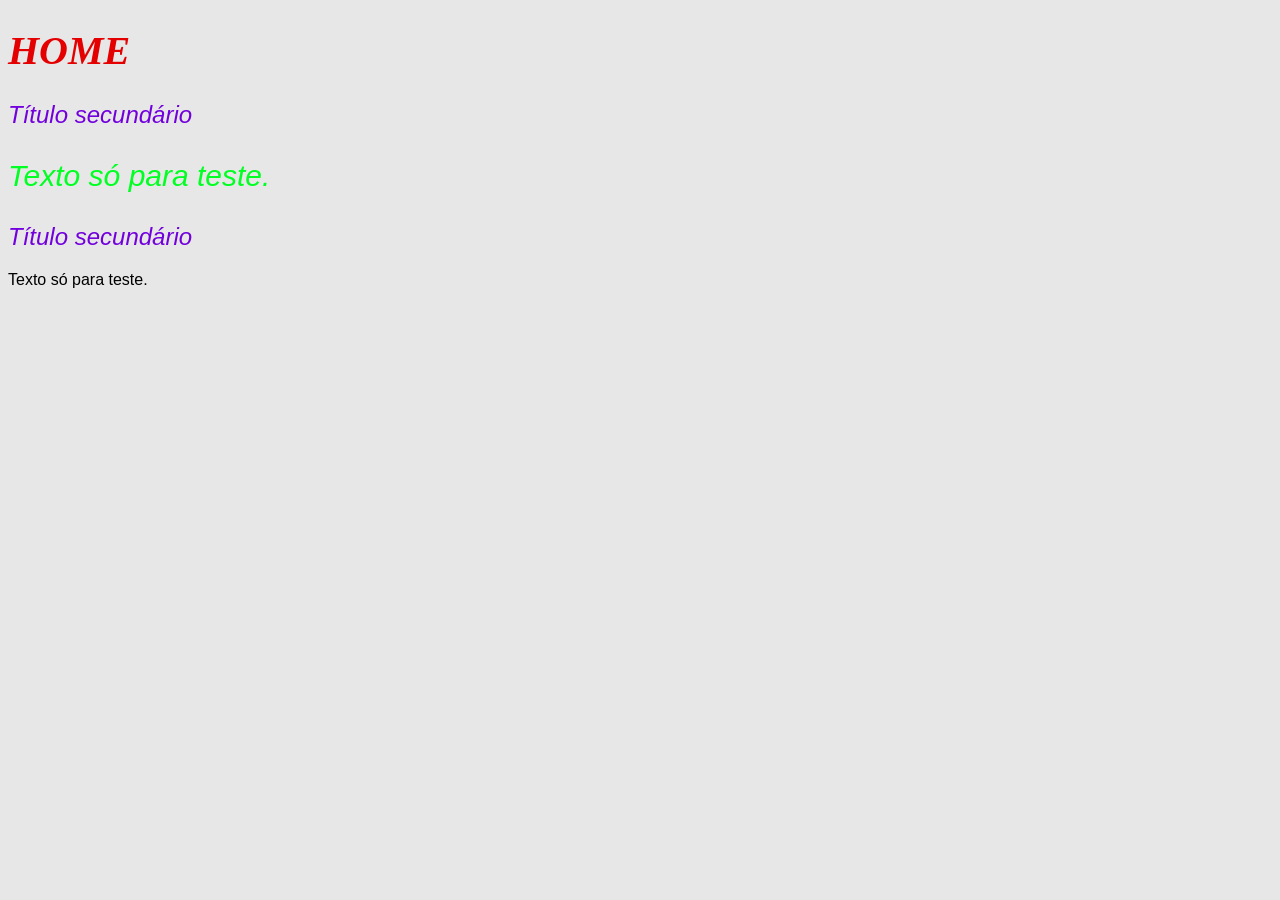
<file: html-basico/index.html>
<!DOCTYPE html>
<html lang="pt-br">
<head>
    <meta charset="UTF-8">
    <meta name="viewport" content="width=device-width, initial-scale=1.0">
    <link rel="stylesheet" href="css/style.css">
    <title>Nossa loja</title>
</head>
<body>

<h1 class="titulo-principal">HOME</h1>

<h2 class="primeiro-titulo-secundario font-titulos">Título secundário</h2>
<section>
    <p class="font-titulos segundo-titulo-secundario titulo-secundario">Texto só para teste.</p>
</section>

<h2 class="primeiro-titulo-secundario font-titulos">Título secundário</h2>
<section>
    <p class="font-titulos">Texto só para teste.</p>
</section>

</body>
</html>
</file>
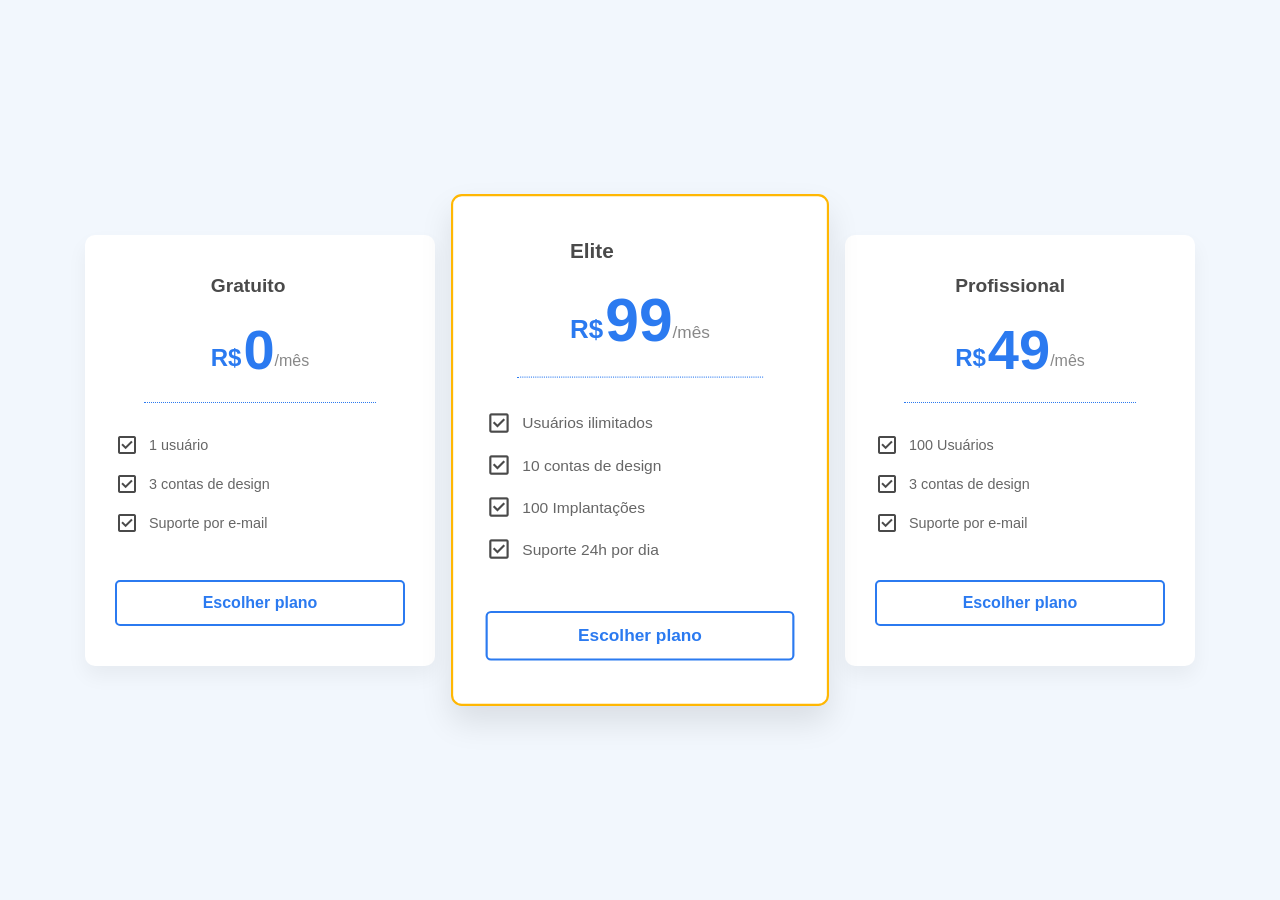
<file: layout forms/index.html>
<!DOCTYPE html>
<html lang="pt-BR">
<head>
    <meta charset="UTF-8">
    <meta name="viewport" content="width=device-width, initial-scale=1.0">
    <link rel="stylesheet" href="style.css">
    <link rel="stylesheet" href="https://fonts.googleapis.com/css2?family=Material+Symbols+Outlined:opsz,wght,FILL,GRAD@20..48,100..700,0..1,-50..200&icon_names=check_box" />
    <title>Escolha seu Plano</title>
</head>
<body>
    
    <main class="container-ofertas">
        <article class="card">
            <header>
                <h2 class="plano-titulo">Gratuito</h2>
                <p class="plano-preco">
                    <span class="moeda">R$</span>0<span class="mes">/mês</span>
                </p>
            </header>
            <hr class="linha-divisoria">
            <ul class="plano-features">
                <li><span class="material-symbols-outlined icon-check" aria-hidden="true">check_box</span> 1 usuário</li>
                <li><span class="material-symbols-outlined icon-check" aria-hidden="true">check_box</span> 3 contas de design</li>
                <li><span class="material-symbols-outlined icon-check" aria-hidden="true">check_box</span> Suporte por e-mail</li>
            </ul>
            <footer>
                <a href="#" class="btn-escolher">Escolher plano</a>
            </footer>
        </article>

        <article class="card card-elite">
            <header>
                <h2 class="plano-titulo">Elite</h2>
                <p class="plano-preco">
                    <span class="moeda">R$</span>99<span class="mes">/mês</span>
                </p>
            </header>
            <hr class="linha-divisoria">
            <ul class="plano-features">
                <li><span class="material-symbols-outlined icon-check" aria-hidden="true">check_box</span> Usuários ilimitados</li>
                <li><span class="material-symbols-outlined icon-check" aria-hidden="true">check_box</span> 10 contas de design</li>
                <li><span class="material-symbols-outlined icon-check" aria-hidden="true">check_box</span> 100 Implantações</li>
                <li><span class="material-symbols-outlined icon-check" aria-hidden="true">check_box</span> Suporte 24h por dia</li>
            </ul>
            <footer>
                <a href="#" class="btn-escolher">Escolher plano</a>
            </footer>
        </article>

        <article class="card">
            <header>
                <h2 class="plano-titulo">Profissional</h2>
                <p class="plano-preco">
                    <span class="moeda">R$</span>49<span class="mes">/mês</span>
                </p>
            </header>
            <hr class="linha-divisoria">
            <ul class="plano-features">
                <li><span class="material-symbols-outlined icon-check" aria-hidden="true">check_box</span> 100 Usuários</li>
                <li><span class="material-symbols-outlined icon-check" aria-hidden="true">check_box</span> 3 contas de design</li>
                <li><span class="material-symbols-outlined icon-check" aria-hidden="true">check_box</span> Suporte por e-mail</li>
            </ul>
            <footer>
                <a href="#" class="btn-escolher">Escolher plano</a>
            </footer>
        </article>
    </main>

</body>
</html>
</file>
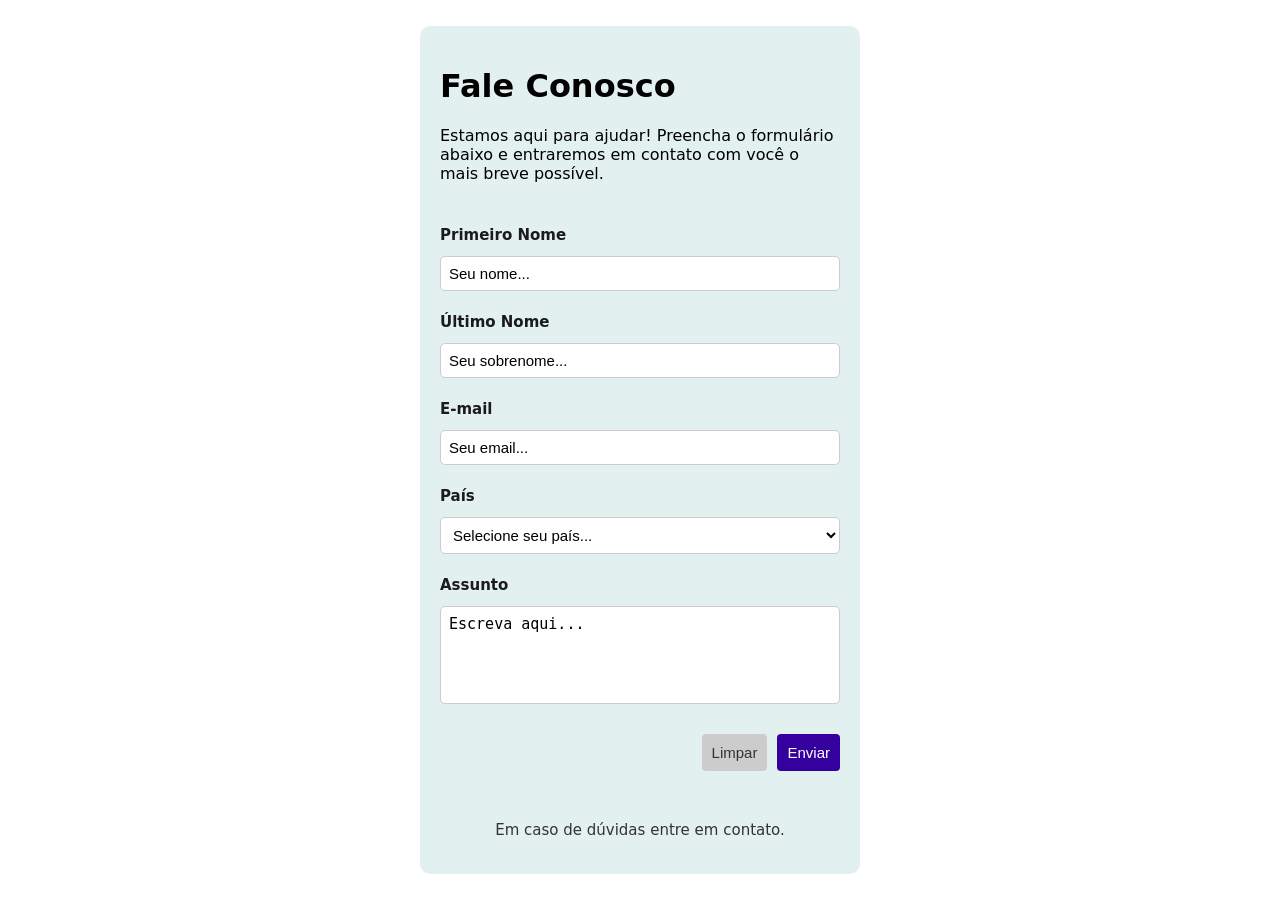
<file: forms/form-fale-conosco-flex.html>
<!DOCTYPE html>
<html lang="pt-BR">
<head>
  <meta charset="UTF-8">
  <meta name="viewport" content="width=device-width, initial-scale=1.0">
  <title>Fale Conosco</title>
  <link rel="stylesheet" href="fale-conosco.css">
</head>

<body>
  <main class="container">
    <header>
      <h1>Fale Conosco</h1>
      <p>
        Estamos aqui para ajudar! Preencha o formulário abaixo e entraremos em
        contato com você o mais breve possível.
      </p>
    </header>

    <form action="./send-message.html" method="get">
      <div class="form-group">
        <label for="name">Primeiro Nome</label>
        <input type="text" id="name" placeholder="Seu nome..." required>
      </div>

      <div class="form-group">
        <label for="last_name">Último Nome</label>
        <input type="text" id="last_name" placeholder="Seu sobrenome..." required>
      </div>

      <div class="form-group">
        <label for="email">E-mail</label>
        <input type="email" id="email" placeholder="Seu email..." required>
      </div>

      <div class="form-group">
        <label for="pais">País</label>
        <select id="pais" required>
          <option disabled selected>Selecione seu país...</option>
          <option>Brasil</option>
          <option>Portugal</option>
          <option>Angola</option>
          <option>Moçambique</option>
        </select>
      </div>

      <div class="form-group">
        <label for="message">Assunto</label>
        <textarea id="message" placeholder="Escreva aqui..." required></textarea>
      </div>

      <div class="btn-container">
        <input type="reset" value="Limpar">
        <input type="submit" value="Enviar">
      </div>
    </form>

    <footer class="footer-contact">
      <p>Em caso de dúvidas entre em contato.   </p>
    </footer>
  </main>
</body>
</html>
</file>
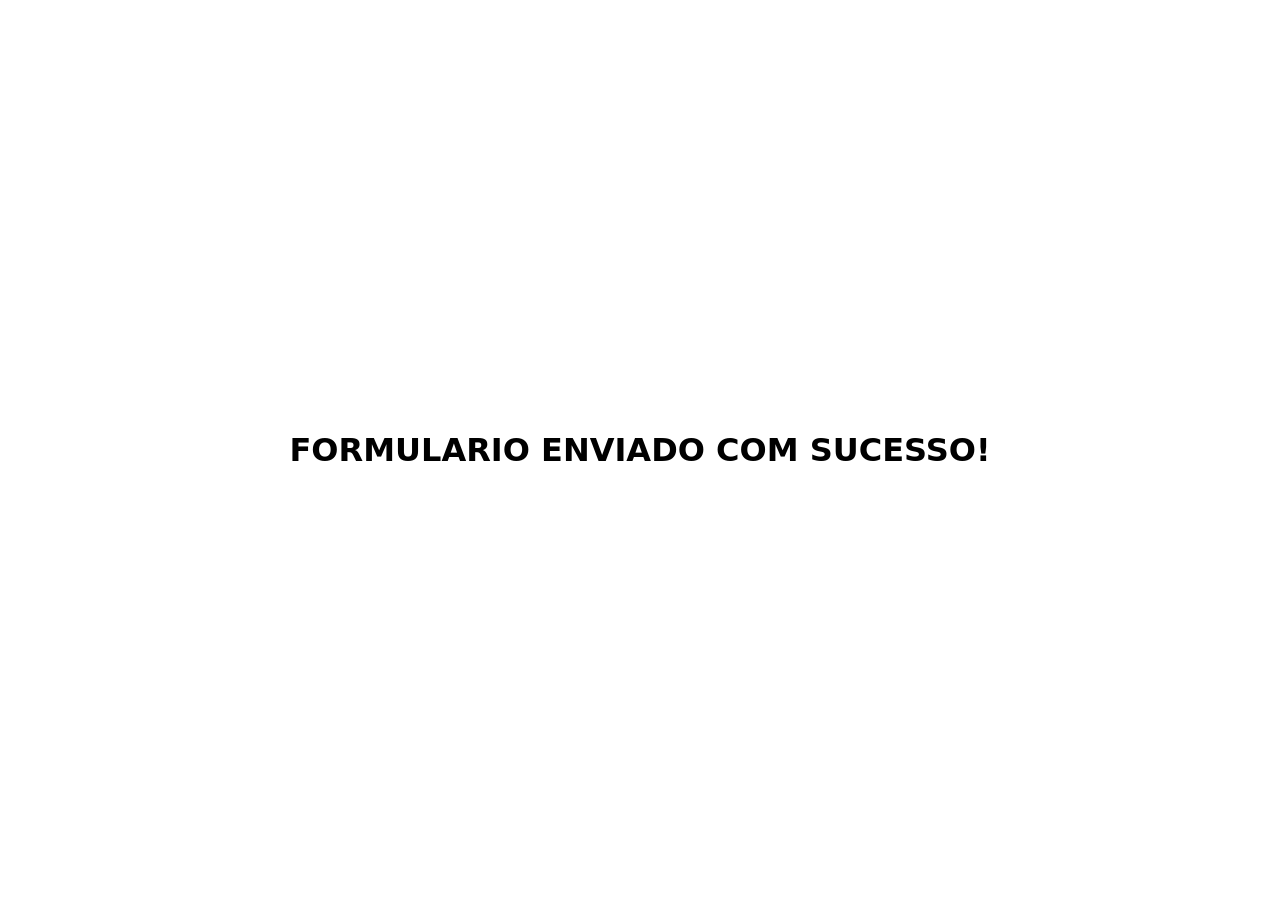
<file: forms/send-message.html>
<!DOCTYPE html>
<html lang="pt-BR">
<head>
  <meta charset="UTF-8">
  <meta name="viewport" content="width=device-width, initial-scale=1.0">
  <title>Fale Conosco</title>
  <link rel="stylesheet" href="fale-conosco.css">
</head>

<body>
    <h1>
        FORMULARIO ENVIADO COM SUCESSO!
    </h1>
</body>
</html>
</file>
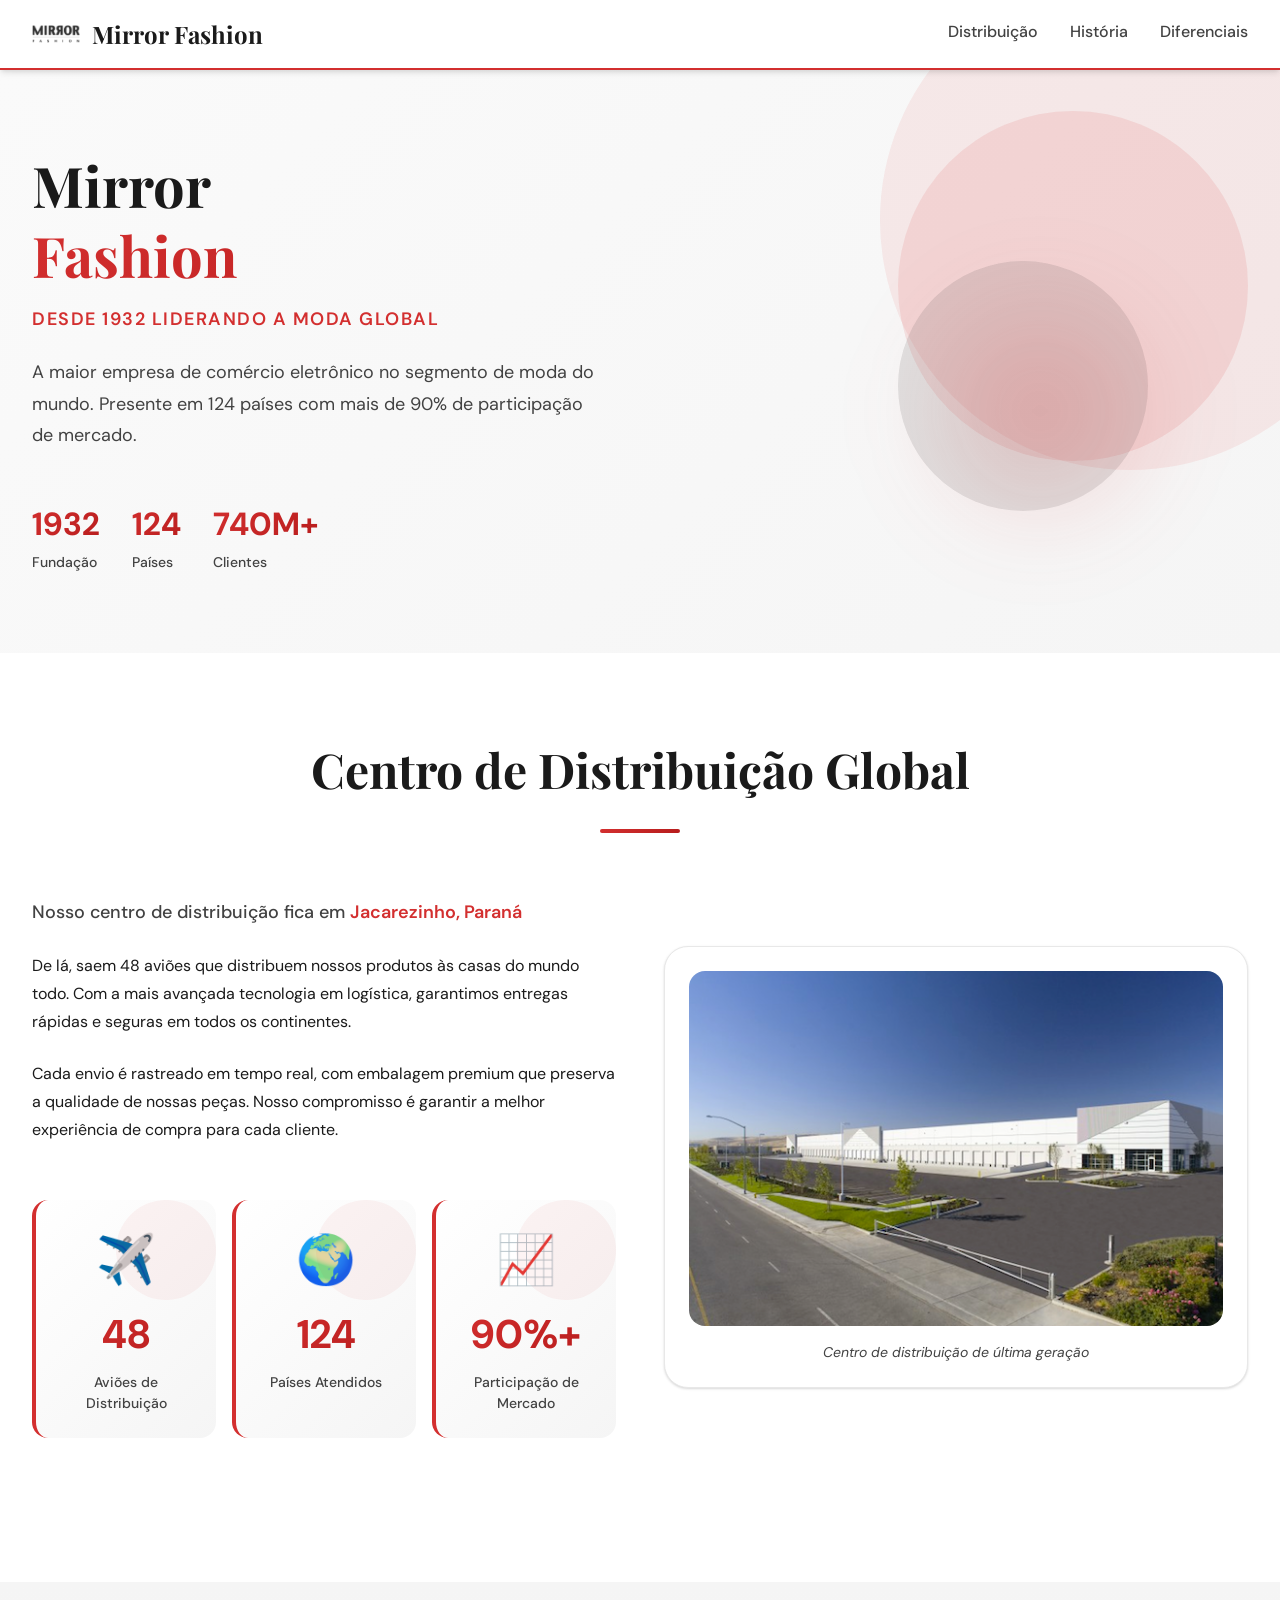
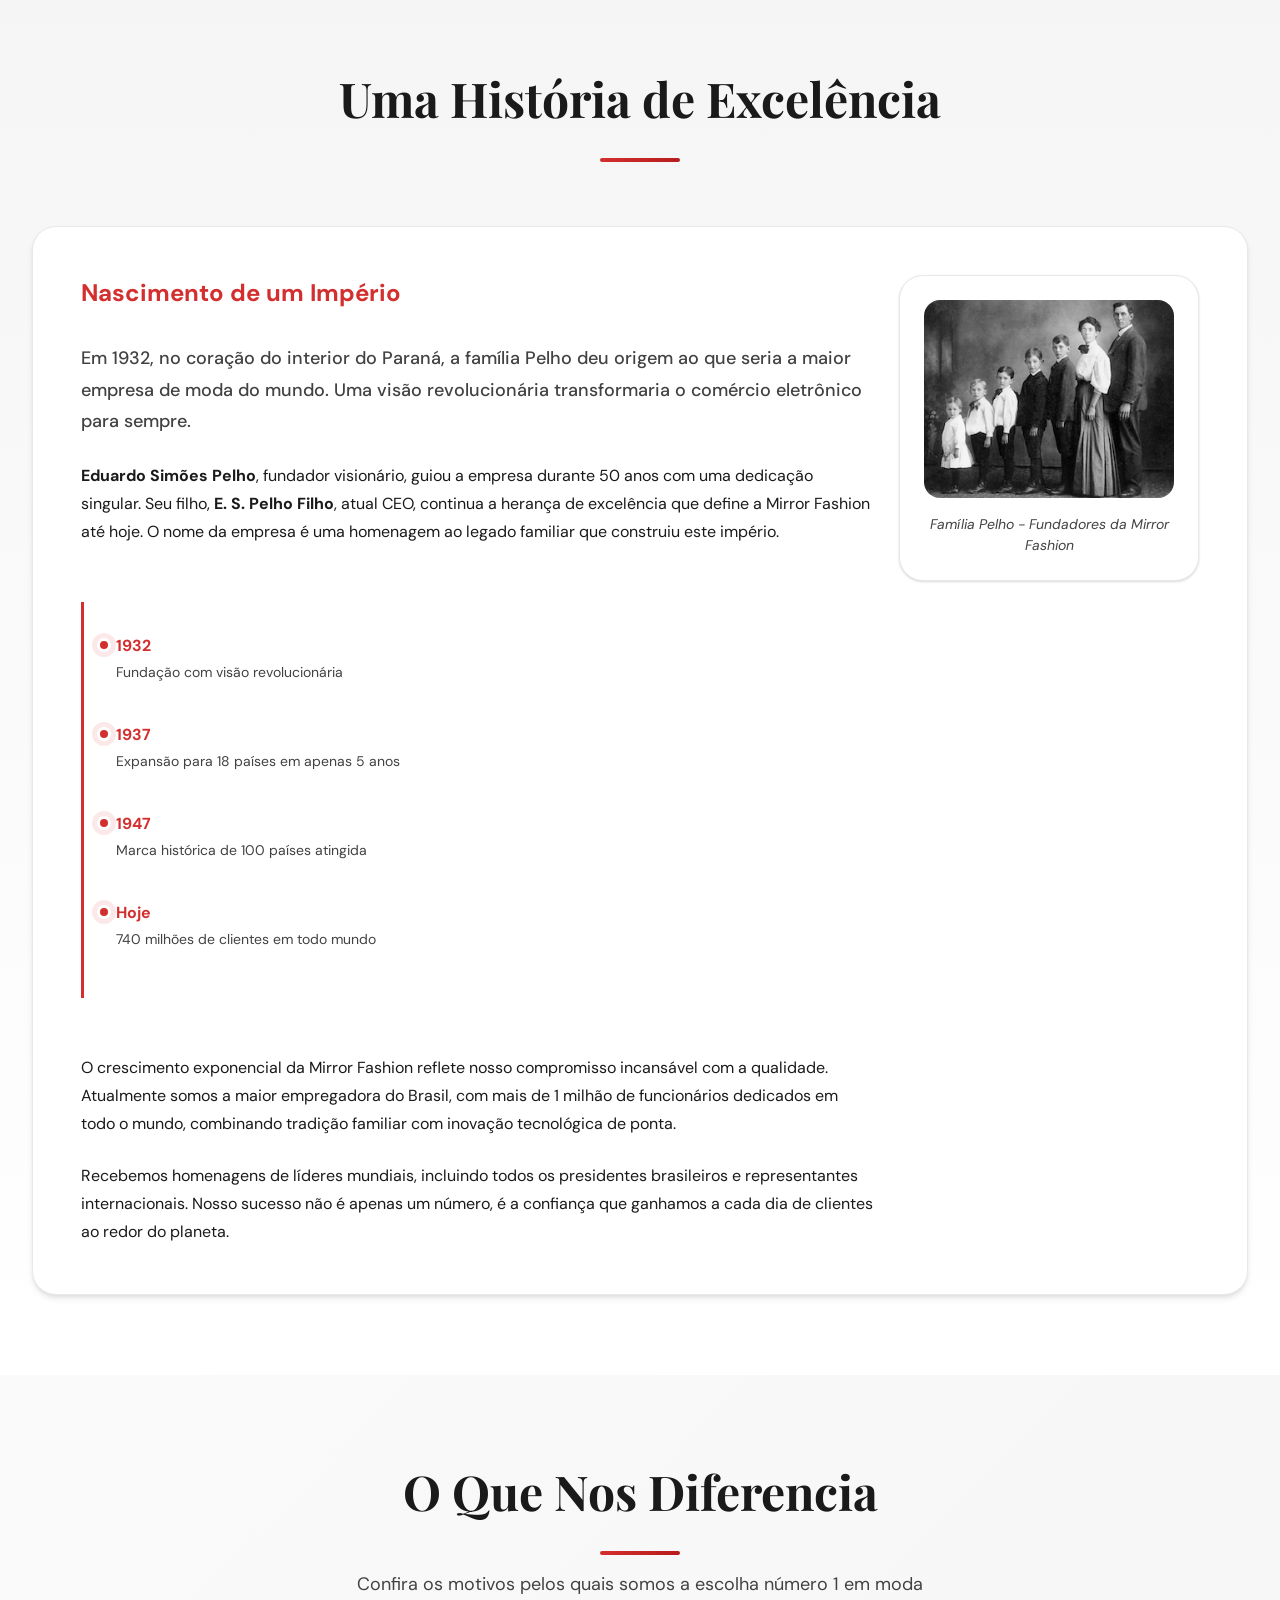
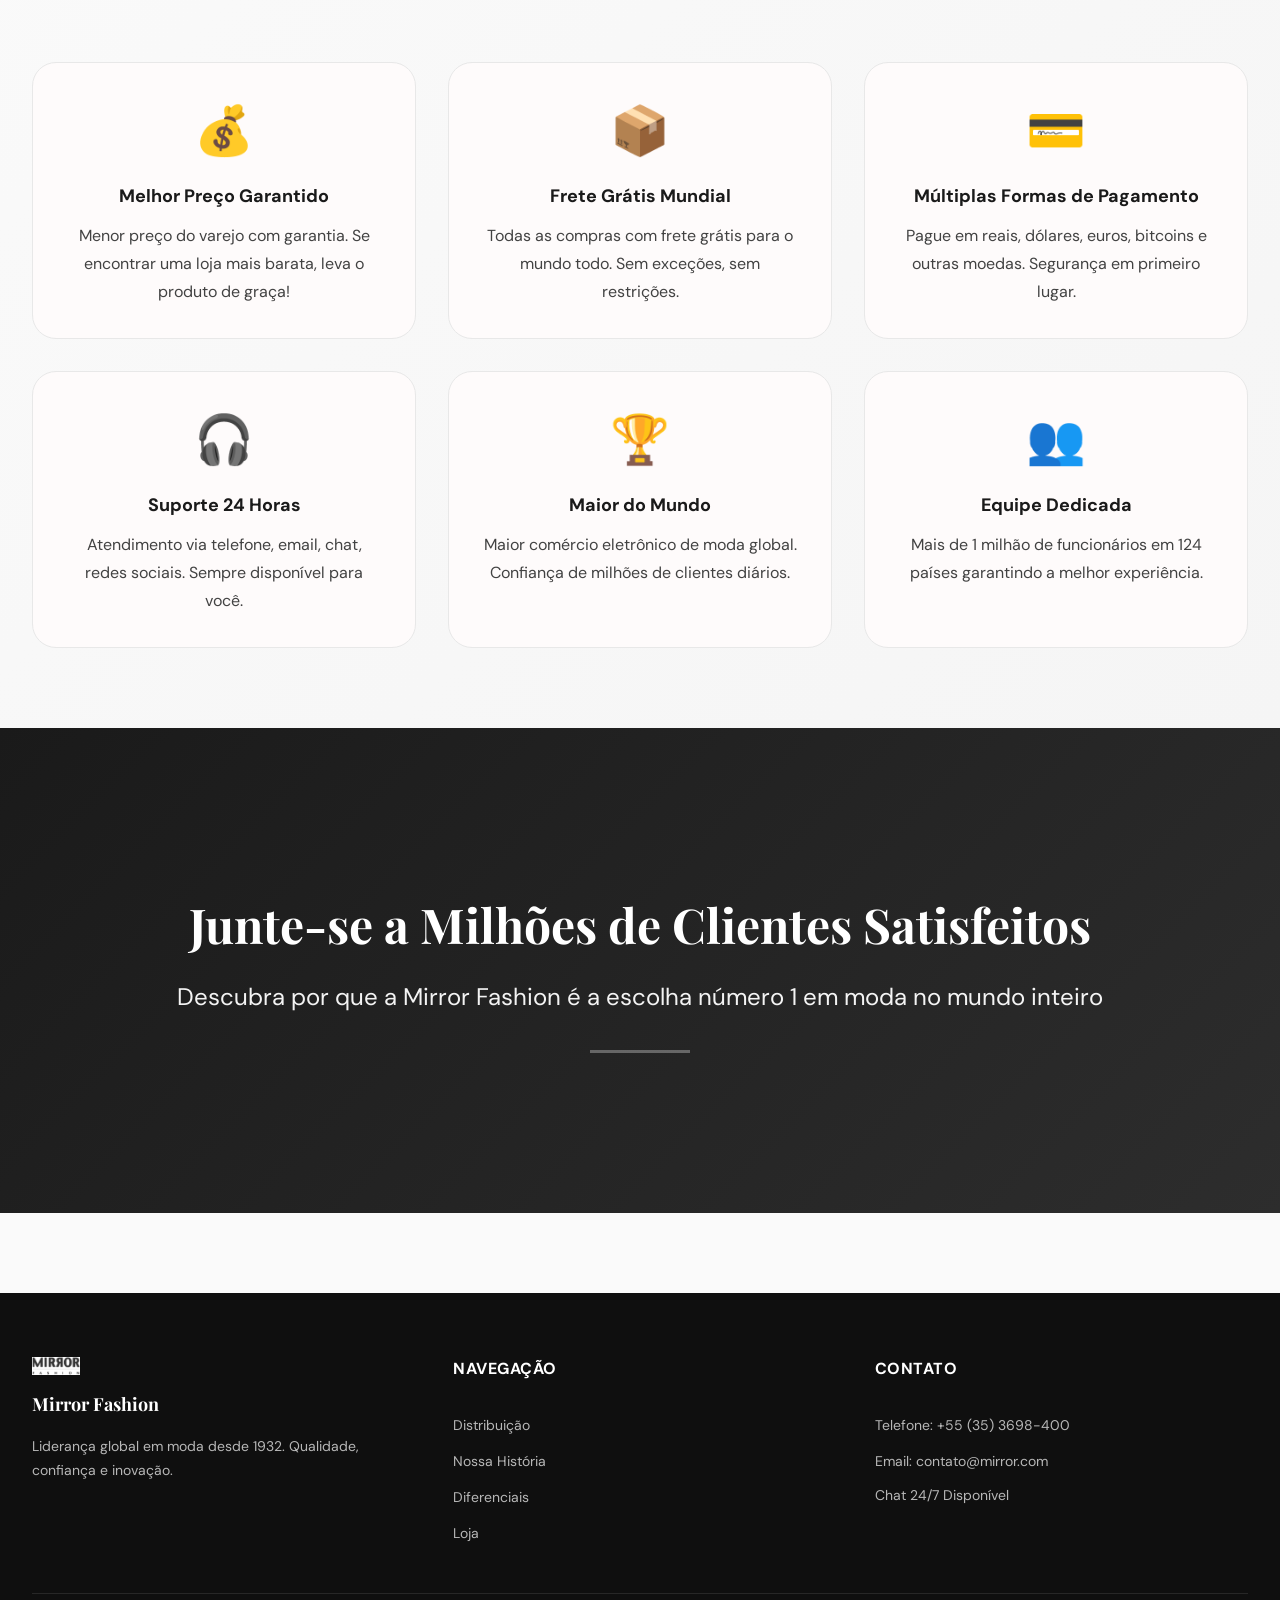
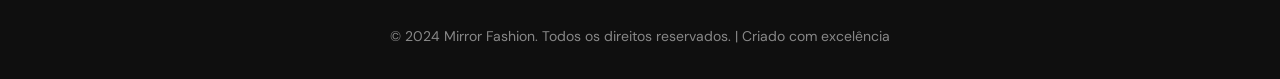
<file: html-basico/about-us.html>
<!DOCTYPE html>
<html lang="pt-br">
<head>
    <meta charset="UTF-8">
    <meta name="viewport" content="width=device-width, initial-scale=1.0">
    <title>Mirror Fashion - Sobre Nós</title>
    <link rel="stylesheet" href="css/reset.css">
    <link rel="stylesheet" href="css/design-system.css">
    <link rel="stylesheet" href="css/components.css">
    <link rel="stylesheet" href="css/animations.css">
    <link rel="stylesheet" href="css/about.css">
    <link rel="preconnect" href="https://fonts.googleapis.com">
    <link rel="preconnect" href="https://fonts.gstatic.com" crossorigin>
    <link href="https://fonts.googleapis.com/css2?family=Archivo+Black:wght@400;700&family=DM+Sans:ital,opsz,wght@0,9..40,100..900;1,9..40,100..900&family=Playfair+Display:wght@600;700;800&display=swap" rel="stylesheet">
</head>

<body>
    <!-- Componente Navigation/Header -->
    <header class="header">
        <div class="header__container">
            <a href="index.html" class="header__brand">
                <img src="img/logo.png" alt="Logo Mirror Fashion" class="header__logo"/>
                <span class="header__brand-text">Mirror Fashion</span>
            </a>
            <nav class="header__nav">
                <a href="#distribuicao" class="header__link">Distribuição</a>
                <a href="#historia" class="header__link">História</a>
                <a href="#diferenciais" class="header__link">Diferenciais</a>
            </nav>
        </div>
    </header>

    <!-- Hero Section Moderno -->
    <section class="hero">
        <div class="hero__content">
            <div class="hero__text-wrapper">
                <h1 class="hero__title">
                    <span class="hero__title-main">Mirror</span>
                    <span class="hero__title-accent">Fashion</span>
                </h1>
                <p class="hero__subtitle">
                    Desde 1932 liderando a moda global
                </p>
                <p class="hero__description">
                    A maior empresa de comércio eletrônico no segmento de moda do mundo. 
                    Presente em 124 países com mais de 90% de participação de mercado.
                </p>
                <div class="hero__stats">
                    <div class="hero__stat">
                        <span class="hero__stat-number">1932</span>
                        <span class="hero__stat-label">Fundação</span>
                    </div>
                    <div class="hero__stat">
                        <span class="hero__stat-number">124</span>
                        <span class="hero__stat-label">Países</span>
                    </div>
                    <div class="hero__stat">
                        <span class="hero__stat-number">740M+</span>
                        <span class="hero__stat-label">Clientes</span>
                    </div>
                </div>
            </div>
            <div class="hero__visual">
                <div class="hero__shape hero__shape--1"></div>
                <div class="hero__shape hero__shape--2"></div>
                <div class="hero__glow"></div>
            </div>
        </div>
    </section>

    <!-- Seção de Distribuição com Destaque -->
    <section class="section section--distribution" id="distribuicao">
        <div class="container">
            <div class="section-header">
                <h2 class="section__title">Centro de Distribuição Global</h2>
                <div class="section-header__underline"></div>
            </div>

            <div class="distribution-grid">
                <div class="distribution-text">
                    <p class="text-body text-lead">
                        Nosso centro de distribuição fica em 
                        <a href="https://maps.google.com.br/?q=Jacarezinho" class="link link--accent" target="_blank" title="Google Maps">
                            Jacarezinho, Paraná
                        </a>
                    </p>
                    
                    <p class="text-body">
                        De lá, saem 48 aviões que distribuem nossos produtos às casas do mundo todo. Com a mais avançada tecnologia em logística, garantimos entregas rápidas e seguras em todos os continentes.
                    </p>

                    <p class="text-body">
                        Cada envio é rastreado em tempo real, com embalagem premium que preserva a qualidade de nossas peças. Nosso compromisso é garantir a melhor experiência de compra para cada cliente.
                    </p>

                    <div class="stats-grid">
                        <div class="stat-card">
                            <div class="stat-card__icon">✈️</div>
                            <h3 class="stat-card__number">48</h3>
                            <p class="stat-card__label">Aviões de Distribuição</p>
                        </div>
                        <div class="stat-card">
                            <div class="stat-card__icon">🌍</div>
                            <h3 class="stat-card__number">124</h3>
                            <p class="stat-card__label">Países Atendidos</p>
                        </div>
                        <div class="stat-card">
                            <div class="stat-card__icon">📈</div>
                            <h3 class="stat-card__number">90%+</h3>
                            <p class="stat-card__label">Participação de Mercado</p>
                        </div>
                    </div>
                </div>

                <figure class="figure-card figure-card--showcase">    
                    <img src="img/centro-distribuicao.png" alt="Centro de distribuição" class="figure-card__image"/>
                    <figcaption class="figure-card__caption">Centro de distribuição de última geração</figcaption>
                </figure>
            </div>
        </div>
    </section>

    <!-- Seção História Premium -->
    <section class="section section--history" id="historia">
        <div class="container">
            <div class="section-header">
                <h2 class="section__title">Uma História de Excelência</h2>
                <div class="section-header__underline"></div>
            </div>
            
            <article class="history-card">
                <figure class="figure-card figure-card--portrait">
                    <img src="img/familia-pelho.jpg" alt="Família Pelho" class="figure-card__image"/>
                    <figcaption class="figure-card__caption">Família Pelho - Fundadores da Mirror Fashion</figcaption>
                </figure>

                <div class="history-card__content">
                    <h3 class="history-card__subtitle">Nascimento de um Império</h3>
                    
                    <p class="text-body text-lead">
                        Em 1932, no coração do interior do Paraná, a família Pelho deu origem ao que seria a maior empresa 
                        de moda do mundo. Uma visão revolucionária transformaria o comércio eletrônico para sempre.
                    </p>

                    <p class="text-body">
                        <strong>Eduardo Simões Pelho</strong>, fundador visionário, guiou a empresa durante 50 anos com uma 
                        dedicação singular. Seu filho, <strong>E. S. Pelho Filho</strong>, atual CEO, continua a herança de 
                        excelência que define a Mirror Fashion até hoje. O nome da empresa é uma homenagem ao legado familiar 
                        que construiu este império.
                    </p>

                    <div class="timeline">
                        <div class="timeline__item">
                            <div class="timeline__marker"></div>
                            <div class="timeline__content">
                                <h4 class="timeline__year">1932</h4>
                                <p class="timeline__text">Fundação com visão revolucionária</p>
                            </div>
                        </div>
                        <div class="timeline__item">
                            <div class="timeline__marker"></div>
                            <div class="timeline__content">
                                <h4 class="timeline__year">1937</h4>
                                <p class="timeline__text">Expansão para 18 países em apenas 5 anos</p>
                            </div>
                        </div>
                        <div class="timeline__item">
                            <div class="timeline__marker"></div>
                            <div class="timeline__content">
                                <h4 class="timeline__year">1947</h4>
                                <p class="timeline__text">Marca histórica de 100 países atingida</p>
                            </div>
                        </div>
                        <div class="timeline__item">
                            <div class="timeline__marker"></div>
                            <div class="timeline__content">
                                <h4 class="timeline__year">Hoje</h4>
                                <p class="timeline__text">740 milhões de clientes em todo mundo</p>
                            </div>
                        </div>
                    </div>

                    <p class="text-body">
                        O crescimento exponencial da Mirror Fashion reflete nosso compromisso incansável com a qualidade. 
                        Atualmente somos a maior empregadora do Brasil, com mais de 1 milhão de funcionários dedicados em 
                        todo o mundo, combinando tradição familiar com inovação tecnológica de ponta.
                    </p>

                    <p class="text-body">
                        Recebemos homenagens de líderes mundiais, incluindo todos os presidentes brasileiros e representantes 
                        internacionais. Nosso sucesso não é apenas um número, é a confiança que ganhamos a cada dia de 
                        clientes ao redor do planeta.
                    </p>
                </div>
            </article>
        </div>
    </section>

    <!-- Seção Diferenciais com Cards Interativos -->
    <section class="section section--features" id="diferenciais">
        <div class="container">
            <div class="section-header">
                <h2 class="section__title">O Que Nos Diferencia</h2>
                <div class="section-header__underline"></div>
                <p class="section-header__description">Confira os motivos pelos quais somos a escolha número 1 em moda</p>
            </div>

            <div class="features-grid">
                <div class="feature-card">
                    <div class="feature-card__icon">💰</div>
                    <h3 class="feature-card__title">Melhor Preço Garantido</h3>
                    <p class="feature-card__text">
                        Menor preço do varejo com garantia. Se encontrar uma loja mais barata, leva o produto de graça!
                    </p>
                </div>

                <div class="feature-card">
                    <div class="feature-card__icon">📦</div>
                    <h3 class="feature-card__title">Frete Grátis Mundial</h3>
                    <p class="feature-card__text">
                        Todas as compras com frete grátis para o mundo todo. Sem exceções, sem restrições.
                    </p>
                </div>

                <div class="feature-card">
                    <div class="feature-card__icon">💳</div>
                    <h3 class="feature-card__title">Múltiplas Formas de Pagamento</h3>
                    <p class="feature-card__text">
                        Pague em reais, dólares, euros, bitcoins e outras moedas. Segurança em primeiro lugar.
                    </p>
                </div>

                <div class="feature-card">
                    <div class="feature-card__icon">🎧</div>
                    <h3 class="feature-card__title">Suporte 24 Horas</h3>
                    <p class="feature-card__text">
                        Atendimento via telefone, email, chat, redes sociais. Sempre disponível para você.
                    </p>
                </div>

                <div class="feature-card">
                    <div class="feature-card__icon">🏆</div>
                    <h3 class="feature-card__title">Maior do Mundo</h3>
                    <p class="feature-card__text">
                        Maior comércio eletrônico de moda global. Confiança de milhões de clientes diários.
                    </p>
                </div>

                <div class="feature-card">
                    <div class="feature-card__icon">👥</div>
                    <h3 class="feature-card__title">Equipe Dedicada</h3>
                    <p class="feature-card__text">
                        Mais de 1 milhão de funcionários em 124 países garantindo a melhor experiência.
                    </p>
                </div>
            </div>
        </div>
    </section>

    <!-- CTA Section Final -->
    <section class="section section--cta">
        <div class="container">
            <div class="cta-final">
                <h2 class="cta-final__title">Junte-se a Milhões de Clientes Satisfeitos</h2>
                <p class="cta-final__text">
                    Descubra por que a Mirror Fashion é a escolha número 1 em moda no mundo inteiro
                </p>
                <div class="cta-final__divider"></div>
            </div>
        </div>
    </section>

    <!-- Footer Moderno -->
    <footer class="footer">
        <div class="footer__content">
            <div class="container">
                <div class="footer__grid">
                    <div class="footer__col">
                        <img src="img/logo.png" alt="Logo Mirror Fashion" class="footer__logo"/>
                        <p class="footer__brand-text">Mirror Fashion</p>
                        <p class="footer__description">
                            Liderança global em moda desde 1932. Qualidade, confiança e inovação.
                        </p>
                    </div>
                    <div class="footer__col">
                        <h4 class="footer__heading">Navegação</h4>
                        <ul class="footer__list">
                            <li><a href="#distribuicao" class="footer__link">Distribuição</a></li>
                            <li><a href="#historia" class="footer__link">Nossa História</a></li>
                            <li><a href="#diferenciais" class="footer__link">Diferenciais</a></li>
                            <li><a href="index.html" class="footer__link">Loja</a></li>
                        </ul>
                    </div>
                    <div class="footer__col">
                        <h4 class="footer__heading">Contato</h4>
                        <ul class="footer__list">
                            <li><a href="tel:+55353698400" class="footer__link">Telefone: +55 (35) 3698-400</a></li>
                            <li><a href="mailto:loja@mirrorash.com" class="footer__link">Email: contato@mirror.com</a></li>
                            <li><p class="footer__link">Chat 24/7 Disponível</p></li>
                        </ul>
                    </div>
                </div>

                <div class="footer__bottom">
                    <p class="footer__copyright">
                        &copy; 2024 Mirror Fashion. Todos os direitos reservados. | Criado com excelência
                    </p>
                </div>
            </div>
        </div>
    </footer>

</body>
</html>
</file>
<file: html-basico/css/style.css>
body {
    font-family: 'Times New Roman', Times, serif;
    background-color: rgb(231, 231, 231);
}

.segundo-titulo-secundario{
    color: rgb(46, 25, 5);
    font-style: italic;
    font-size: 30px;
}

.titulo-secundario{
    color: rgb(0, 255, 34);
}

.primeiro-titulo-secundario {
    color: rgb(114, 0, 221);
    font-style: italic;
    font-weight: 300;
}

.font-titulos {
    font-family: Arial, Helvetica, sans-serif;
    font-weight: 400;
}

.titulo-principal {
    color: #e40000;
    font-style: italic;
    font-size: 40px;    
}
</file>
<file: layout forms/style.css>
* {
  margin: 0;
  padding: 0;
  box-sizing: border-box;
  font-family: sans-serif;
}

body {
  background-color: #f2f7fd;
  display: flex;
  justify-content: center;
  align-items: center;
  min-height: 100vh;
}

.container-ofertas {
  display: flex;
  flex-wrap: wrap;
  justify-content: center;
  align-items: center;
  gap: 30px;
  padding: 40px;
  width: 100%;
  max-width: 1200px;
}

.card {
  background-color: #ffffff;
  flex: 1 1 300px;
  max-width: 350px;
  padding: 40px 30px;
  border-radius: 10px;
  box-shadow: 0 10px 20px rgba(0, 0, 0, 0.05);
  display: flex;
  flex-direction: column;
  align-items: center;
  transition: transform 0.3s ease, box-shadow 0.3s ease;
}

.card-elite {
  border: 2px solid #ffb703;
  transform: scale(1.08);
  box-shadow: 0 15px 30px rgba(0, 0, 0, 0.1);
}

.card:hover {
  transform: scale(1.02);
  box-shadow: 0 15px 30px rgba(0, 0, 0, 0.15);
}

.plano-titulo {
  color: #4a4a4a;
  font-size: 1.2rem;
  margin-bottom: 20px;
}

.plano-preco {
  color: #2b7af0;
  font-size: 3.5rem;
  font-weight: bold;
  display: flex;
  align-items: flex-end;
  margin-bottom: 10px;
}

.moeda {
  font-size: 1.5rem;
  margin-bottom: 10px;
  margin-right: 2px;
}

.mes {
  font-size: 1rem;
  color: #888;
  margin-bottom: 12px;
  font-weight: normal;
}

.linha-divisoria {
  width: 80%;
  border: none;
  border-top: 1px dotted #2b7af0;
  margin: 10px 0 30px 0;
}

.plano-features {
  list-style: none;
  width: 100%;
  margin-bottom: 30px;
  flex-grow: 1;
}

.plano-features li {
  color: #666;
  font-size: 0.9rem;
  margin-bottom: 15px;
  display: flex;
  align-items: center;
  gap: 10px;
}

footer {
  width: 100%;
}

.btn-escolher {
  display: block;
  text-align: center;
  text-decoration: none;
  width: 100%;
  padding: 12px;
  background-color: transparent;
  border: 2px solid #2b7af0;
  color: #2b7af0;
  border-radius: 5px;
  font-weight: bold;
  cursor: pointer;
  transition: background-color 1.0s ease, color 1.0s ease;
}

.btn-escolher:hover {
  background-color: #2b7af0;
  color: #ffffff;
}

.icon-check {
  font-size: 1.2rem;
  color: #4a4a4a;
}


@media (min-width: 480px) and (max-width: 768px) {
  .container-ofertas {
    padding: 30px 20px;
    gap: 20px;
  }

  .card {
    flex: 1 1 calc(50% - 20px);
    max-width: 100%;
  }

  .card-elite {
    transform: scale(1);
    flex: 1 1 100%;
  }
}


@media (max-width: 480px) {
  .container-ofertas {
    padding: 20px 15px;
    gap: 15px;
  }

  .card {
    flex: 1 1 100%;
    max-width: 100%;
    padding: 30px 20px;
  }

  .card-elite {
    transform: scale(1);
  }

  .plano-preco {
    font-size: 2.8rem;
  }
}


@media (min-width: 768px) {
  .card {
    flex: 1 1 300px;
    max-width: 350px;
  }

  .card-elite {
    transform: scale(1.08);
  }
}
</file>
<file: forms/fale-conosco.css>
body {
  font-family: "Boldonse", system-ui;
  display: flex;
  justify-content: center;
  align-items: center;
  min-height: 100vh;
  margin: 0;
  padding: 20px;
  box-sizing: border-box;
}

.container {
  background-color: #e3f0f0;
  padding: 20px;
  border-radius: 10px;
  width: 400px;
  display: flex;
  flex-direction: column;
  gap: 15px;
}

form {
  display: flex;
  flex-direction: column;
  gap: 10px;
}

input, select, textarea {
  padding: 8px;
  border: 1px solid #ccc;
  border-radius: 5px;
  background-color: #fff;
  font-size: 15px;
}

textarea {
  height: 80px;
  resize: none;
}

.btn-container {
  display: flex;
  justify-content: flex-end;
  margin-top: 20px;
}

input[type="submit"] {
  background-color: #35009e;
  color: white;
  border: none;
  padding: 10px;
  cursor: pointer;
  border-radius: 4px;
  font-size: 15px;
}

input[type="submit"]:hover {
  background-color: #8156d6;
}

input[type="reset"] {
  background-color: #ccc;
  color: #333;
  border: none;
  padding: 10px;
  cursor: pointer;
  font-size: 15px;
  border-radius: 4px;
  margin-right: 10px;
}

input[type="reset"]:hover {
  background-color: #837f7f;
}

.footer-contact {
  margin-top: 20px;
  text-align: center;
  color: #333;
  font-size: 15px;
}

.form-group {
  display: flex;
  flex-direction: column;
}

label {
  padding: 12px 12px 12px 0;
  display: inline-block;
  color: rgb(27, 27, 27);
  font-size: 15px;
  font-weight: bold;
  border: none;
}

input::placeholder, textarea::placeholder {
  color: rgb(0, 0, 0);
}


@media (min-width: 480px) and (max-width: 768px) {
  body {
    align-items: flex-start;
    padding: 30px 20px;
  }

  .container {
    width: 100%;
    max-width: 600px;
    padding: 30px;
  }
}


@media (max-width: 480px) {
  body {
    align-items: flex-start;
    padding: 15px;
  }

  .container {
    width: 100%;
    padding: 15px;
    border-radius: 6px;
  }

  input, select, textarea {
    font-size: 16px;
    padding: 10px;
  }

  .btn-container {
    flex-direction: column;
    gap: 10px;
  }

  input[type="reset"],
  input[type="submit"] {
    width: 100%;
    margin-right: 0;
    padding: 12px;
    font-size: 16px;
  }
}


@media (min-width: 768px) {
  .container {
    width: 400px;
  }
}
</file>
<file: html-basico/css/design-system.css>
:root {
    /* ===== PALETA DE CORES VERMELHO E PRETO ===== */
    --color-primary: #1a1a1a;
    --color-primary-dark: #0f0f0f;
    --color-primary-light: #2d2d2d;
    
    --color-accent: #d32f2f;
    --color-accent-dark: #b71c1c;
    --color-accent-light: #f44336;
    --color-accent-lighter: #ff6b6b;
    
    --color-secondary: #c41e3a;
    --color-secondary-dark: #a01830;
    --color-secondary-light: #e53935;
    
    --color-tertiary: #8b0000;
    --color-quaternary: #ffe0e0;
    
    --color-success: #27ae60;
    --color-warning: #f39c12;
    --color-danger: #e74c3c;
    
    --color-neutral-50: #fafafa;
    --color-neutral-100: #f5f5f5;
    --color-neutral-200: #eeeeee;
    --color-neutral-300: #e0e0e0;
    --color-neutral-400: #bdbdbd;
    --color-neutral-500: #9e9e9e;
    --color-neutral-600: #757575;
    --color-neutral-700: #616161;
    --color-neutral-800: #424242;
    --color-neutral-900: #212121;
    
    --color-bg: #fafafa;
    --color-surface: #ffffff;
    --color-surface-alt: #f5f5f5;
    --color-border: #e8e8e8;
    --color-text: #1a1a1a;
    --color-text-secondary: #424242;
    --color-text-light: #757575;
    
    /* ===== GRADIENTES VERMELHO E PRETO ===== */
    --gradient-primary: linear-gradient(135deg, #1a1a1a 0%, #2d2d2d 100%);
    --gradient-accent: linear-gradient(135deg, #d32f2f 0%, #b71c1c 100%);
    --gradient-secondary: linear-gradient(135deg, #c41e3a 0%, #8b0000 100%);
    --gradient-premium: linear-gradient(135deg, #d32f2f 0%, #1a1a1a 100%);
    --gradient-warm: linear-gradient(135deg, #f44336 0%, #d32f2f 100%);
    --gradient-elegant: linear-gradient(135deg, #8b0000 0%, #2d2d2d 100%);
    
    /* ===== TIPOGRAFIA ===== */
    --font-default: "DM Sans", sans-serif;
    --font-serif: "Playfair Display", serif;
    --font-mono: "Courier New", monospace;
    
    --font-weight-light: 300;
    --font-weight-regular: 400;
    --font-weight-medium: 500;
    --font-weight-semi-bold: 600;
    --font-weight-bold: 700;
    --font-weight-black: 900;
    
    --font-size-xs: 0.75rem;
    --font-size-sm: 0.875rem;
    --font-size-md: 1rem;
    --font-size-lg: 1.125rem;
    --font-size-xl: 1.5rem;
    --font-size-2xl: 2rem;
    --font-size-3xl: 2.5rem;
    --font-size-4xl: 3rem;
    --font-size-5xl: 3.5rem;
    
    --line-height-tight: 1.25;
    --line-height-normal: 1.5;
    --line-height-relaxed: 1.75;
    --line-height-loose: 2;
    
    /* ===== ESPAÇAMENTO ===== */
    --space-0: 0;
    --space-1: 0.25rem;
    --space-2: 0.5rem;
    --space-3: 0.75rem;
    --space-4: 1rem;
    --space-5: 1.25rem;
    --space-6: 1.5rem;
    --space-8: 2rem;
    --space-10: 2.5rem;
    --space-12: 3rem;
    --space-16: 4rem;
    --space-20: 5rem;
    --space-24: 6rem;
    --space-32: 8rem;
    
    /* ===== BORDER RADIUS ===== */
    --radius-none: 0;
    --radius-sm: 0.25rem;
    --radius-md: 0.5rem;
    --radius-lg: 1rem;
    --radius-xl: 1.5rem;
    --radius-2xl: 2rem;
    --radius-full: 9999px;
    
    /* ===== SOMBRAS ===== */
    --shadow-none: 0 0 0 transparent;
    --shadow-xs: 0 1px 2px 0 rgba(0, 0, 0, 0.05);
    --shadow-sm: 0 1px 3px 0 rgba(0, 0, 0, 0.1), 0 1px 2px 0 rgba(0, 0, 0, 0.06);
    --shadow-md: 0 4px 6px -1px rgba(0, 0, 0, 0.1), 0 2px 4px -1px rgba(0, 0, 0, 0.06);
    --shadow-lg: 0 10px 15px -3px rgba(0, 0, 0, 0.15), 0 4px 6px -2px rgba(0, 0, 0, 0.1);
    --shadow-xl: 0 20px 25px -5px rgba(0, 0, 0, 0.15), 0 10px 10px -5px rgba(0, 0, 0, 0.1);
    --shadow-2xl: 0 25px 50px -12px rgba(0, 0, 0, 0.25);
    --shadow-inner: inset 0 2px 4px 0 rgba(0, 0, 0, 0.06);
    
    --shadow-glow: 0 0 30px rgba(211, 47, 47, 0.25);
    --shadow-glow-dark: 0 0 40px rgba(211, 47, 47, 0.15);
    
    /* ===== TAMANHOS ===== */
    --logo-width: 48px;
    --container-max-width: 1280px;
    --container-padding: var(--space-8);
    
    /* ===== BREAKPOINTS ===== */
    --breakpoint-xs: 320px;
    --breakpoint-sm: 640px;
    --breakpoint-md: 768px;
    --breakpoint-lg: 1024px;
    --breakpoint-xl: 1280px;
    --breakpoint-2xl: 1536px;
    
    /* ===== TRANSIÇÕES ===== */
    --transition-fastest: 0.15s ease;
    --transition-fast: 0.2s ease;
    --transition-base: 0.3s cubic-bezier(0.4, 0, 0.2, 1);
    --transition-slow: 0.5s cubic-bezier(0.4, 0, 0.2, 1);
    --transition-slowest: 0.7s cubic-bezier(0.4, 0, 0.2, 1);
    
    /* ===== Z-INDEX ===== */
    --z-dropdown: 100;
    --z-sticky: 200;
    --z-fixed: 300;
    --z-modal: 1000;
    --z-tooltip: 1100;
}

@media (prefers-color-scheme: dark) {
    :root {
        --color-bg: #0d0d0d;
        --color-surface: #1a1a1a;
        --color-surface-alt: #2d2d2d;
        --color-border: #3a3a3a;
        --color-text: #f5f5f5;
        --color-text-secondary: #bdbdbd;
    }
}
</file>
<file: html-basico/css/components.css>
/* ===== CONTAINER ===== */
.container {
    width: 100%;
    max-width: var(--container-max-width);
    margin: 0 auto;
    padding: 0 var(--container-padding);
    box-sizing: border-box;
}

/* ===== HEADER MODERNO ===== */
.header {
    background: rgba(255, 255, 255, 0.98);
    backdrop-filter: blur(10px);
    border-bottom: 2px solid var(--color-accent);
    padding: var(--space-4) 0;
    position: sticky;
    top: 0;
    z-index: var(--z-sticky);
    box-shadow: var(--shadow-md);
}

.header__container {
    display: flex;
    align-items: center;
    justify-content: space-between;
    max-width: var(--container-max-width);
    margin: 0 auto;
    padding: 0 var(--container-padding);
}

.header__brand {
    display: flex;
    align-items: center;
    gap: var(--space-3);
    text-decoration: none;
    transition: transform var(--transition-base);
}

.header__brand:hover {
    transform: translateY(-2px);
}

.header__logo {
    width: var(--logo-width);
    height: auto;
    display: block;
}

.header__brand-text {
    font-family: var(--font-serif);
    font-size: var(--font-size-xl);
    font-weight: var(--font-weight-bold);
    color: var(--color-primary);
    white-space: nowrap;
}

.header__nav {
    display: flex;
    gap: var(--space-8);
    align-items: center;
}

.header__link {
    color: var(--color-text-secondary);
    text-decoration: none;
    font-size: var(--font-size-md);
    font-weight: var(--font-weight-medium);
    transition: color var(--transition-base);
    position: relative;
    padding-bottom: 4px;
}

.header__link::after {
    content: '';
    position: absolute;
    bottom: 0;
    left: 0;
    right: 0;
    height: 2px;
    background: var(--color-accent);
    transform: scaleX(0);
    transform-origin: right;
    transition: transform var(--transition-base);
}

.header__link:hover {
    color: var(--color-accent);
}

.header__link:hover::after {
    transform: scaleX(1);
    transform-origin: left;
}

/* ===== HERO SECTION ===== */
.hero {
    padding: var(--space-20) 0;
    background: linear-gradient(135deg, #fafafa 0%, #f5f5f5 100%);
    overflow: hidden;
    position: relative;
}

.hero::before {
    content: '';
    position: absolute;
    top: -100px;
    right: -100px;
    width: 500px;
    height: 500px;
    background: rgba(211, 47, 47, 0.08);
    border-radius: var(--radius-full);
    pointer-events: none;
}

.hero__content {
    display: grid;
    grid-template-columns: 1fr 1fr;
    gap: var(--space-16);
    align-items: center;
    max-width: var(--container-max-width);
    margin: 0 auto;
    padding: 0 var(--container-padding);
    position: relative;
    z-index: 1;
}

.hero__title {
    font-family: var(--font-serif);
    font-size: var(--font-size-5xl);
    font-weight: var(--font-weight-bold);
    color: var(--color-primary);
    line-height: var(--line-height-tight);
    margin-bottom: var(--space-4);
}

.hero__title-main {
    display: block;
    color: var(--color-primary);
}

.hero__title-accent {
    display: block;
    background: var(--gradient-accent);
    -webkit-background-clip: text;
    -webkit-text-fill-color: transparent;
    background-clip: text;
}

.hero__subtitle {
    font-size: var(--font-size-lg);
    color: var(--color-accent);
    font-weight: var(--font-weight-semi-bold);
    margin-bottom: var(--space-6);
    text-transform: uppercase;
    letter-spacing: 1.5px;
}

.hero__description {
    font-size: var(--font-size-lg);
    color: var(--color-text-secondary);
    line-height: var(--line-height-relaxed);
    margin-bottom: var(--space-8);
}

.hero__stats {
    display: flex;
    gap: var(--space-8);
    margin-top: var(--space-12);
}

.hero__stat {
    display: flex;
    flex-direction: column;
    align-items: flex-start;
}

.hero__stat-number {
    font-size: var(--font-size-2xl);
    font-weight: var(--font-weight-bold);
    background: var(--gradient-accent);
    -webkit-background-clip: text;
    -webkit-text-fill-color: transparent;
    background-clip: text;
}

.hero__stat-label {
    font-size: var(--font-size-sm);
    color: var(--color-text-secondary);
    font-weight: var(--font-weight-medium);
    margin-top: var(--space-1);
}

.hero__visual {
    position: relative;
    height: 400px;
}

.hero__shape {
    position: absolute;
    border-radius: var(--radius-full);
    opacity: 0.1;
}

.hero__shape--1 {
    top: -50px;
    right: 0;
    width: 350px;
    height: 350px;
    background: var(--color-accent);
}

.hero__shape--2 {
    bottom: 50px;
    right: 100px;
    width: 250px;
    height: 250px;
    background: var(--color-primary);
}

.hero__glow {
    position: absolute;
    bottom: 0;
    right: 10%;
    width: 300px;
    height: 300px;
    background: radial-gradient(circle, rgba(211, 47, 47, 0.2) 0%, transparent 70%);
    filter: blur(40px);
}

/* ===== BUTTONS ===== */
.btn {
    display: inline-flex;
    align-items: center;
    justify-content: center;
    padding: var(--space-3) var(--space-6);
    border-radius: var(--radius-lg);
    font-size: var(--font-size-md);
    font-weight: var(--font-weight-semi-bold);
    text-decoration: none;
    border: none;
    cursor: pointer;
    transition: all var(--transition-base);
    gap: var(--space-2);
    font-family: var(--font-default);
}

.btn--primary {
    background: var(--color-accent);
    color: white;
    box-shadow: var(--shadow-md);
}

.btn--primary:hover {
    background: var(--color-accent-dark);
    transform: translateY(-2px);
    box-shadow: var(--shadow-glow);
}

.btn--secondary {
    background: transparent;
    color: var(--color-accent);
    border: 2px solid var(--color-accent);
}

.btn--secondary:hover {
    background: var(--color-accent);
    color: white;
    transform: translateY(-2px);
}

.btn--white {
    background: white;
    color: var(--color-accent);
    font-weight: var(--font-weight-bold);
    box-shadow: var(--shadow-md);
}

.btn--white:hover {
    background: var(--color-neutral-100);
    transform: translateY(-2px);
    box-shadow: var(--shadow-lg);
}

.btn--gradient {
    background: var(--gradient-accent);
    color: white;
    box-shadow: var(--shadow-lg);
}

.btn--gradient:hover {
    transform: translateY(-3px);
    box-shadow: var(--shadow-glow);
}

.btn--large {
    padding: var(--space-4) var(--space-10);
    font-size: var(--font-size-lg);
}

/* ===== SECTION ===== */
.section {
    padding: var(--space-20) 0;
}

.section--distribution {
    background: var(--color-surface);
}

.section--history {
    background: linear-gradient(180deg, #f5f5f5 0%, #ffffff 100%);
}

.section--features {
    background: linear-gradient(135deg, #fafafa 0%, #f5f5f5 100%);
}

.section--cta {
    background: var(--gradient-primary);
    color: white;
    padding: var(--space-24) 0;
}

.section-header {
    text-align: center;
    margin-bottom: var(--space-16);
}

.section__title {
    font-family: var(--font-serif);
    font-size: var(--font-size-4xl);
    font-weight: var(--font-weight-bold);
    color: var(--color-primary);
    margin-bottom: var(--space-6);
}

.section--cta .section__title {
    color: white;
}

.section-header__underline {
    width: 80px;
    height: 4px;
    background: var(--gradient-accent);
    margin: var(--space-4) auto 0;
    border-radius: var(--radius-full);
}

.section-header__description {
    font-size: var(--font-size-lg);
    color: var(--color-text-secondary);
    margin-top: var(--space-4);
}

/* ===== TYPOGRAPHY ===== */
.text-body {
    font-family: var(--font-default);
    font-size: var(--font-size-md);
    color: var(--color-text);
    line-height: var(--line-height-relaxed);
}

.text-lead {
    font-size: var(--font-size-lg);
    color: var(--color-text-secondary);
    font-weight: var(--font-weight-medium);
}

.text-justify {
    text-align: justify;
}

/* ===== LINKS ===== */
.link {
    color: var(--color-accent);
    text-decoration: none;
    font-weight: var(--font-weight-semi-bold);
    transition: color var(--transition-base);
    position: relative;
}

.link::after {
    content: '';
    position: absolute;
    bottom: -2px;
    left: 0;
    right: 0;
    height: 2px;
    background: currentColor;
    transform: scaleX(0);
    transform-origin: right;
    transition: transform var(--transition-base);
}

.link:hover {
    color: var(--color-accent-dark);
}

.link:hover::after {
    transform: scaleX(1);
    transform-origin: left;
}

.link--accent {
    color: var(--color-accent);
}

/* ===== FIGURE CARD ===== */
.figure-card {
    background: var(--color-surface);
    border: 1px solid var(--color-border);
    border-radius: var(--radius-xl);
    padding: var(--space-6);
    text-align: center;
    display: flex;
    flex-direction: column;
    align-items: center;
    box-shadow: var(--shadow-sm);
    transition: all var(--transition-base);
    overflow: hidden;
    position: relative;
}

.figure-card::before {
    content: '';
    position: absolute;
    top: 0;
    left: 0;
    right: 0;
    height: 3px;
    background: var(--gradient-accent);
    transform: scaleY(0);
    transform-origin: bottom;
    transition: transform var(--transition-base);
    z-index: 1;
}

.figure-card:hover {
    transform: translateY(-8px);
    box-shadow: var(--shadow-lg);
    border-color: var(--color-accent);
}

.figure-card:hover::before {
    transform: scaleY(1);
    transform-origin: top;
}

.figure-card--showcase {
    grid-column: span 1;
}

.figure-card--portrait {
    float: right;
    margin: 0 0 var(--space-6) var(--space-6);
    max-width: 300px;
    width: 100%;
}

.figure-card__image {
    width: 100%;
    height: auto;
    border-radius: var(--radius-lg);
    display: block;
    margin-bottom: var(--space-4);
}

.figure-card__caption {
    font-style: italic;
    color: var(--color-text-secondary);
    font-size: var(--font-size-sm);
    margin: 0;
}

/* ===== DISTRIBUTION SECTION ===== */
.distribution-grid {
    display: grid;
    grid-template-columns: 1fr 1fr;
    gap: var(--space-12);
    align-items: center;
    margin-bottom: var(--space-16);
}

.distribution-text {
    display: flex;
    flex-direction: column;
    gap: var(--space-6);
}

.stats-grid {
    display: grid;
    grid-template-columns: repeat(3, 1fr);
    gap: var(--space-4);
    margin-top: var(--space-8);
}

.stat-card {
    background: linear-gradient(135deg, #ffffff 0%, #f5f5f5 100%);
    border-radius: var(--radius-lg);
    padding: var(--space-6);
    text-align: center;
    border-left: 4px solid var(--color-accent);
    transition: all var(--transition-base);
    position: relative;
    overflow: hidden;
}

.stat-card::before {
    content: '';
    position: absolute;
    top: 0;
    right: 0;
    width: 100px;
    height: 100px;
    background: rgba(211, 47, 47, 0.05);
    border-radius: var(--radius-full);
    pointer-events: none;
}

.stat-card:hover {
    transform: translateY(-4px);
    box-shadow: var(--shadow-lg);
    border-left-color: var(--color-accent-dark);
}

.stat-card__icon {
    font-size: var(--font-size-4xl);
    margin-bottom: var(--space-2);
    display: block;
}

.stat-card__number {
    font-size: var(--font-size-3xl);
    font-weight: var(--font-weight-bold);
    background: var(--gradient-accent);
    -webkit-background-clip: text;
    -webkit-text-fill-color: transparent;
    background-clip: text;
    margin-bottom: var(--space-2);
}

.stat-card__label {
    font-size: var(--font-size-sm);
    color: var(--color-text-secondary);
    font-weight: var(--font-weight-medium);
}

/* ===== HISTORY CARD ===== */
.history-card {
    display: flow-root;
    background: var(--color-surface);
    border-radius: var(--radius-xl);
    padding: var(--space-12);
    box-shadow: var(--shadow-md);
    border: 1px solid var(--color-border);
}

.history-card__content {
    display: flex;
    flex-direction: column;
    gap: var(--space-6);
}

.history-card__subtitle {
    font-size: var(--font-size-xl);
    font-weight: var(--font-weight-bold);
    color: var(--color-accent);
    margin-bottom: var(--space-2);
}

/* ===== TIMELINE ===== */
.timeline {
    display: flex;
    flex-direction: column;
    gap: var(--space-6);
    margin: var(--space-8) 0;
    padding: var(--space-8) 0 var(--space-8) var(--space-8);
    border-left: 3px solid var(--color-accent);
    padding-left: var(--space-8);
    position: relative;
}

.timeline__item {
    display: flex;
    gap: var(--space-4);
    position: relative;
    animation: slideInLeft 0.6s ease-out;
}

.timeline__marker {
    position: absolute;
    left: -19px;
    top: 4px;
    width: 14px;
    height: 14px;
    background: var(--color-accent);
    border: 3px solid var(--color-surface);
    border-radius: var(--radius-full);
    box-shadow: 0 0 0 5px rgba(211, 47, 47, 0.1);
    transition: all var(--transition-base);
}

.timeline__item:hover .timeline__marker {
    transform: scale(1.2);
    box-shadow: 0 0 0 8px rgba(211, 47, 47, 0.2);
}

.timeline__content {
    flex: 1;
    padding-bottom: var(--space-4);
}

.timeline__year {
    font-size: var(--font-size-md);
    font-weight: var(--font-weight-bold);
    color: var(--color-accent);
    margin: 0;
}

.timeline__text {
    font-size: var(--font-size-sm);
    color: var(--color-text-secondary);
    margin: var(--space-1) 0 0 0;
}

/* ===== FEATURES GRID ===== */
.features-grid {
    display: grid;
    grid-template-columns: repeat(auto-fit, minmax(320px, 1fr));
    gap: var(--space-8);
}

/* ===== FEATURE CARD ===== */
.feature-card {
    background: var(--color-surface);
    border: 1px solid var(--color-border);
    border-radius: var(--radius-xl);
    padding: var(--space-8);
    text-align: center;
    transition: all var(--transition-base);
    position: relative;
    overflow: hidden;
    display: flex;
    flex-direction: column;
    align-items: center;
}

.feature-card::before {
    content: '';
    position: absolute;
    top: 0;
    left: 0;
    right: 0;
    height: 4px;
    background: var(--gradient-accent);
    transform: scaleY(0);
    transform-origin: bottom;
    transition: transform var(--transition-base);
    z-index: 10;
}

.feature-card::after {
    content: '';
    position: absolute;
    top: -100%;
    left: 0;
    right: 0;
    bottom: -100%;
    background: rgba(211, 47, 47, 0.02);
    transition: all var(--transition-base);
    z-index: 0;
}

.feature-card:hover {
    transform: translateY(-12px);
    box-shadow: var(--shadow-lg);
    border-color: var(--color-accent);
}

.feature-card:hover::before {
    transform: scaleY(1);
    transform-origin: top;
}

.feature-card:hover::after {
    top: 0;
    bottom: 0;
}

.feature-card__icon {
    font-size: 3rem;
    margin-bottom: var(--space-4);
    position: relative;
    z-index: 1;
    transition: transform var(--transition-base);
}

.feature-card:hover .feature-card__icon {
    transform: scale(1.15) rotate(5deg);
}

.feature-card__title {
    font-size: var(--font-size-lg);
    font-weight: var(--font-weight-bold);
    color: var(--color-primary);
    margin-bottom: var(--space-3);
    position: relative;
    z-index: 1;
}

.feature-card__text {
    font-size: var(--font-size-md);
    color: var(--color-text-secondary);
    line-height: var(--line-height-relaxed);
    position: relative;
    z-index: 1;
}

/* ===== CTA FINAL ===== */
.cta-final {
    text-align: center;
    padding: var(--space-16) 0;
}

.cta-final__title {
    font-family: var(--font-serif);
    font-size: var(--font-size-4xl);
    font-weight: var(--font-weight-bold);
    color: white;
    margin-bottom: var(--space-4);
}

.cta-final__text {
    font-size: var(--font-size-xl);
    color: rgba(255, 255, 255, 0.95);
    margin-bottom: var(--space-8);
    line-height: var(--line-height-relaxed);
}

.cta-final__divider {
    width: 100px;
    height: 3px;
    background: rgba(255, 255, 255, 0.3);
    margin: 0 auto;
}

/* ===== FOOTER ===== */
.footer {
    background: var(--color-primary-dark);
    color: var(--color-text-secondary);
    padding-top: var(--space-16);
    padding-bottom: var(--space-8);
    margin-top: var(--space-20);
}

.footer__content {
    color: rgba(255, 255, 255, 0.85);
}

.footer__grid {
    display: grid;
    grid-template-columns: repeat(auto-fit, minmax(280px, 1fr));
    gap: var(--space-12);
    margin-bottom: var(--space-12);
}

.footer__col {
    display: flex;
    flex-direction: column;
    gap: var(--space-4);
}

.footer__logo {
    width: var(--logo-width);
    height: auto;
}

.footer__brand-text {
    font-family: var(--font-serif);
    font-size: var(--font-size-lg);
    font-weight: var(--font-weight-bold);
    color: white;
    margin: 0;
}

.footer__description {
    font-size: var(--font-size-sm);
    color: rgba(255, 255, 255, 0.7);
    line-height: var(--line-height-relaxed);
}

.footer__heading {
    font-size: var(--font-size-md);
    font-weight: var(--font-weight-bold);
    color: white;
    margin-bottom: var(--space-4);
    text-transform: uppercase;
    letter-spacing: 0.5px;
}

.footer__list {
    list-style: none;
    padding: 0;
    margin: 0;
    display: flex;
    flex-direction: column;
    gap: var(--space-3);
}

.footer__link {
    color: rgba(255, 255, 255, 0.7);
    text-decoration: none;
    font-size: var(--font-size-sm);
    transition: color var(--transition-base);
    position: relative;
}

.footer__link::after {
    content: '';
    position: absolute;
    bottom: -2px;
    left: 0;
    width: 0;
    height: 1px;
    background: var(--color-accent);
    transition: width var(--transition-base);
}

.footer__link:hover {
    color: var(--color-accent);
}

.footer__link:hover::after {
    width: 100%;
}

.footer__bottom {
    border-top: 1px solid rgba(255, 255, 255, 0.1);
    padding-top: var(--space-8);
    text-align: center;
}

.footer__copyright {
    font-size: var(--font-size-sm);
    color: rgba(255, 255, 255, 0.5);
    margin: 0;
}

/* ===== RESPONSIVIDADE ===== */
@media (max-width: 1024px) {
    .hero__content {
        grid-template-columns: 1fr;
    }

    .hero__title {
        font-size: var(--font-size-4xl);
    }

    .hero__visual {
        display: none;
    }

    .distribution-grid {
        grid-template-columns: 1fr;
    }

    .stats-grid {
        grid-template-columns: 1fr;
    }

    .figure-card--portrait {
        float: none;
        margin: 0 0 var(--space-6) 0;
        max-width: 100%;
    }

    .header__nav {
        gap: var(--space-4);
    }
}

@media (max-width: 768px) {
    .section {
        padding: var(--space-12) 0;
    }

    .hero {
        padding: var(--space-12) 0;
    }

    .hero__title {
        font-size: var(--font-size-3xl);
    }

    .hero__stats {
        flex-wrap: wrap;
        gap: var(--space-4);
    }

    .section__title {
        font-size: var(--font-size-2xl);
    }

    .features-grid {
        grid-template-columns: 1fr;
    }

    .timeline {
        padding-left: var(--space-6);
        border-left-width: 2px;
    }

    .timeline__marker {
        left: -13px;
    }

    .stats-grid {
        grid-template-columns: 1fr;
    }

    .header__brand-text {
        display: none;
    }

    .header__nav {
        gap: var(--space-4);
    }
}

@media (max-width: 480px) {
    .container {
        padding: 0 var(--space-4);
    }

    .hero {
        padding: var(--space-10) 0;
    }

    .hero__title {
        font-size: var(--font-size-2xl);
    }

    .section__title {
        font-size: var(--font-size-xl);
    }

    .feature-card {
        padding: var(--space-6);
    }

    .feature-card__icon {
        font-size: 2.5rem;
    }

    .distribution-grid {
        gap: var(--space-6);
    }

    .cta-final__title {
        font-size: var(--font-size-3xl);
    }
}
</file>
<file: html-basico/css/animations.css>
/* ===== ANIMAÇÕES REFINADAS ===== */

@keyframes fadeInUp {
    from {
        opacity: 0;
        transform: translateY(30px);
    }
    to {
        opacity: 1;
        transform: translateY(0);
    }
}

@keyframes fadeInDown {
    from {
        opacity: 0;
        transform: translateY(-30px);
    }
    to {
        opacity: 1;
        transform: translateY(0);
    }
}

@keyframes fadeInLeft {
    from {
        opacity: 0;
        transform: translateX(-30px);
    }
    to {
        opacity: 1;
        transform: translateX(0);
    }
}

@keyframes fadeInRight {
    from {
        opacity: 0;
        transform: translateX(30px);
    }
    to {
        opacity: 1;
        transform: translateX(0);
    }
}

@keyframes slideInUp {
    from {
        transform: translateY(100px);
        opacity: 0;
    }
    to {
        transform: translateY(0);
        opacity: 1;
    }
}

@keyframes pulse {
    0%, 100% {
        opacity: 1;
    }
    50% {
        opacity: 0.5;
    }
}

@keyframes float {
    0%, 100% {
        transform: translateY(0);
    }
    50% {
        transform: translateY(-15px);
    }
}

@keyframes glow {
    0%, 100% {
        box-shadow: 0 0 20px rgba(211, 47, 47, 0.3);
    }
    50% {
        box-shadow: 0 0 35px rgba(211, 47, 47, 0.5);
    }
}

@keyframes slideInLeft {
    from {
        opacity: 0;
        transform: translateX(-40px);
    }
    to {
        opacity: 1;
        transform: translateX(0);
    }
}

/* ===== APLICAÇÃO DE ANIMAÇÕES ===== */

.header {
    animation: fadeInDown 0.6s ease-out;
}

.hero__title {
    animation: fadeInUp 0.8s ease-out 0.2s both;
}

.hero__subtitle {
    animation: fadeInUp 0.8s ease-out 0.4s both;
}

.hero__description {
    animation: fadeInUp 0.8s ease-out 0.6s both;
}

.hero__stats {
    animation: fadeInUp 0.8s ease-out 0.8s both;
}

.feature-card {
    animation: fadeInUp 0.6s ease-out;
}

.feature-card:nth-child(1) { animation-delay: 0.1s; }
.feature-card:nth-child(2) { animation-delay: 0.2s; }
.feature-card:nth-child(3) { animation-delay: 0.3s; }
.feature-card:nth-child(4) { animation-delay: 0.4s; }
.feature-card:nth-child(5) { animation-delay: 0.5s; }
.feature-card:nth-child(6) { animation-delay: 0.6s; }

.stat-card {
    animation: slideInUp 0.6s ease-out;
}

.timeline__item {
    animation: slideInLeft 0.6s ease-out;
}

.section {
    animation: fadeInUp 0.8s ease-out;
}

/* ===== BUTTON RIPPLE EFFECT ===== */
.btn {
    position: relative;
    overflow: hidden;
}

.btn::before {
    content: '';
    position: absolute;
    top: 50%;
    left: 50%;
    width: 0;
    height: 0;
    border-radius: var(--radius-full);
    background: rgba(255, 255, 255, 0.3);
    transform: translate(-50%, -50%);
    transition: width 0.6s, height 0.6s;
    z-index: 0;
}

.btn:active::before {
    width: 300px;
    height: 300px;
}

/* ===== REDUCED MOTION ===== */
@media (prefers-reduced-motion: reduce) {
    *,
    *::before,
    *::after {
        animation-duration: 0.01ms !important;
        animation-iteration-count: 1 !important;
        transition-duration: 0.01ms !important;
    }
}
</file>
<file: html-basico/css/about.css>
/* Import all stylesheets */
@import url('design-system.css');
@import url('components.css');
@import url('animations.css');

/* ===== BODY & GENERAL STYLES ===== */
body {
    color: var(--color-text);
    font-family: var(--font-default);
    background-color: var(--color-bg);
    line-height: var(--line-height-normal);
}

/* ===== SECTION PARAGRAPHS ===== */
section p {
    margin: 0;
    padding: 0;
}

.article-card__content p {
    padding: 0 !important;
    margin: 0 0 var(--space-4) 0 !important;
    text-indent: 15px;
}

.article-card__content p:last-child {
    margin-bottom: 0 !important;
}

/* ===== CUSTOM SCROLLBAR ===== */
::-webkit-scrollbar {
    width: 8px;
    height: 8px;
}

::-webkit-scrollbar-track {
    background: var(--color-bg);
}

::-webkit-scrollbar-thumb {
    background: var(--color-accent);
    border-radius: var(--radius-full);
}

::-webkit-scrollbar-thumb:hover {
    background: var(--color-accent-dark);
}

/* ===== ACCESSIBILITY ===== */
a:focus-visible {
    outline: 2px solid var(--color-accent);
    outline-offset: 2px;
}

button:focus-visible {
    outline: 2px solid var(--color-accent);
    outline-offset: 2px;
}

/* ===== SMOOTH SCROLL ===== */
html {
    scroll-behavior: smooth;
}

/* ===== SELECTION ===== */
::selection {
    background-color: var(--color-accent);
    color: white;
}

::-moz-selection {
    background-color: var(--color-accent);
    color: white;
}
</file>
